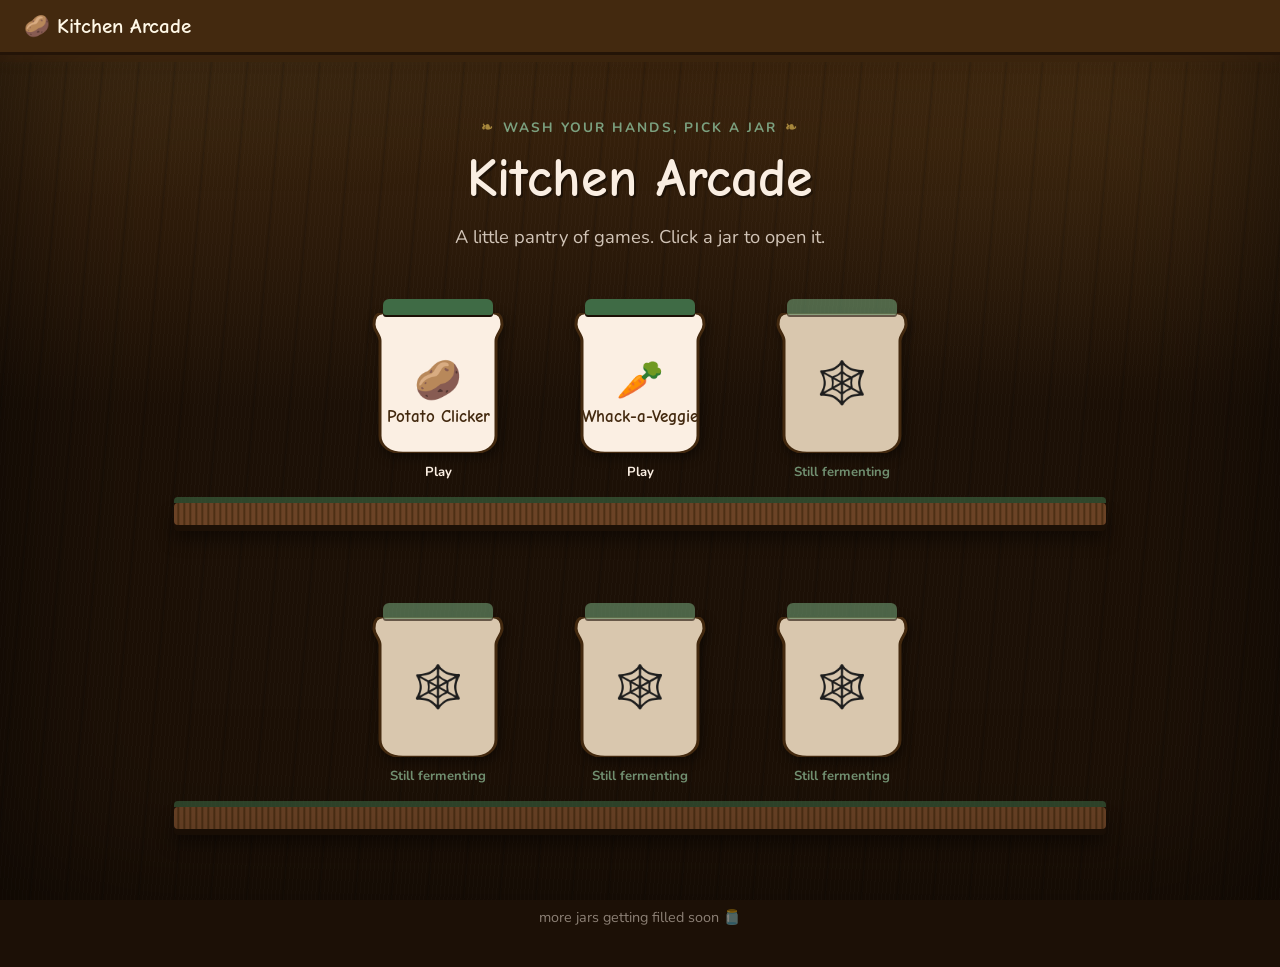
<file: index.html>
<!DOCTYPE html>
<html lang="en">
<head>
  <meta charset="UTF-8">
  <meta name="viewport" content="width=device-width, initial-scale=1.0">
  <title>Kitchen Arcade</title>
  <link rel="icon" href="data:image/svg+xml,<svg xmlns=%22http://www.w3.org/2000/svg%22 viewBox=%220 0 100 100%22><text y=%22.9em%22 font-size=%2290%22>🥔</text></svg>">
  <link rel="stylesheet" href="css/hub-style.css">
</head>
<body class="bg-wood-dark">

  <div id="site-navbar" data-home="./"></div>

  <header class="hero">
    <div class="hero-eyebrow">Wash your hands, pick a jar</div>
    <h1>Kitchen Arcade</h1>
    <p>A little pantry of games. Click a jar to open it.</p>
  </header>

  <main class="pantry">

    <div class="shelf-row">
      <div class="shelf-items">

        <a class="jar-link" href="./potato-clicker/index.html">
          <div class="jar">
            <div class="jar-lid"></div>
            <div class="jar-shape">
                 <svg class="jar-svg" viewBox="0 0 140 171" preserveAspectRatio="none">
                     <path class="jar-svg-fill" d="M15,0 L125,0 C132,0 134,6 134,14 C134,22 128,26 128,34 L128,150 C128,163 118,171 105,171 L35,171 C22,171 12,163 12,150 L12,34 C12,26 6,22 6,14 C6,6 8,0 15,0 Z"/>
                 </svg>
                 <div class="jar-content">
                     <span class="jar-icon">🥔</span>
                     <span class="jar-name">Potato Clicker</span>
                 </div>
            </div>
            <span class="jar-label">Play</span>
          </div>
        </a>

   <a class="jar-link" href="./whack-a-vegie/index.html">
      <div class="jar">
        <div class="jar-lid"></div>
        <div class="jar-shape">
          <svg class="jar-svg" viewBox="0 0 140 171" preserveAspectRatio="none">
            <path class="jar-svg-fill" d="M15,0 L125,0 C132,0 134,6 134,14 C134,22 128,26 128,34 L128,150 C128,163 118,171 105,171 L35,171 C22,171 12,163 12,150 L12,34 C12,26 6,22 6,14 C6,6 8,0 15,0 Z"/>
          </svg>
          <div class="jar-content">
            <span class="jar-icon">🥕</span>
            <span class="jar-name">Whack-a-Veggie</span>
          </div>
        </div>
        <span class="jar-label">Play</span>
      </div>
    </a>

<div class="jar-link disabled">
      <div class="jar locked">
        <div class="jar-lid"></div>
        <div class="jar-shape">
          <svg class="jar-svg" viewBox="0 0 140 171" preserveAspectRatio="none">
            <path class="jar-svg-fill" d="M15,0 L125,0 C132,0 134,6 134,14 C134,22 128,26 128,34 L128,150 C128,163 118,171 105,171 L35,171 C22,171 12,163 12,150 L12,34 C12,26 6,22 6,14 C6,6 8,0 15,0 Z"/>
          </svg>
          <div class="jar-content">
            <span class="jar-icon">🔊</span>
            <span class="jar-name">Kitchen Sounds</span>
          </div>
        </div>
        <span class="jar-label">Still fermenting</span>
      </div>
    </div>

      </div>
      <div class="shelf-plank"></div>
    </div>

    <div class="shelf-row">
      <div class="shelf-items">

 <div class="jar-link disabled">
      <div class="jar locked">
        <div class="jar-lid"></div>
        <div class="jar-shape">
          <svg class="jar-svg" viewBox="0 0 140 171" preserveAspectRatio="none">
            <path class="jar-svg-fill" d="M15,0 L125,0 C132,0 134,6 134,14 C134,22 128,26 128,34 L128,150 C128,163 118,171 105,171 L35,171 C22,171 12,163 12,150 L12,34 C12,26 6,22 6,14 C6,6 8,0 15,0 Z"/>
          </svg>
          <div class="jar-content">
            <span class="jar-icon">🫙</span>
            <span class="jar-name">Pantry Match</span>
          </div>
        </div>
        <span class="jar-label">Still fermenting</span>
      </div>
    </div>

 <div class="jar-link disabled">
      <div class="jar locked">
        <div class="jar-lid"></div>
        <div class="jar-shape">
          <svg class="jar-svg" viewBox="0 0 140 171" preserveAspectRatio="none">
            <path class="jar-svg-fill" d="M15,0 L125,0 C132,0 134,6 134,14 C134,22 128,26 128,34 L128,150 C128,163 118,171 105,171 L35,171 C22,171 12,163 12,150 L12,34 C12,26 6,22 6,14 C6,6 8,0 15,0 Z"/>
          </svg>
          <div class="jar-content">
            <span class="jar-icon">🍳</span>
            <span class="jar-name">Hot Stove!</span>
          </div>
        </div>
        <span class="jar-label">Still fermenting</span>
      </div>
    </div>

 <div class="jar-link disabled">
      <div class="jar locked">
        <div class="jar-lid"></div>
        <div class="jar-shape">
          <svg class="jar-svg" viewBox="0 0 140 171" preserveAspectRatio="none">
            <path class="jar-svg-fill" d="M15,0 L125,0 C132,0 134,6 134,14 C134,22 128,26 128,34 L128,150 C128,163 118,171 105,171 L35,171 C22,171 12,163 12,150 L12,34 C12,26 6,22 6,14 C6,6 8,0 15,0 Z"/>
          </svg>
          <div class="jar-content">
            <span class="jar-icon">🍽️</span>
            <span class="jar-name">Feed the Potato</span>
          </div>
        </div>
        <span class="jar-label">Still fermenting</span>
      </div>
    </div>

      </div>
      <div class="shelf-plank"></div>
    </div>

  </main>

  <footer class="pantry-footer">
    more jars getting filled soon 🫙
  </footer>

  <script src="./common/js/navbar.js" defer></script>

</body>
</html>
</file>
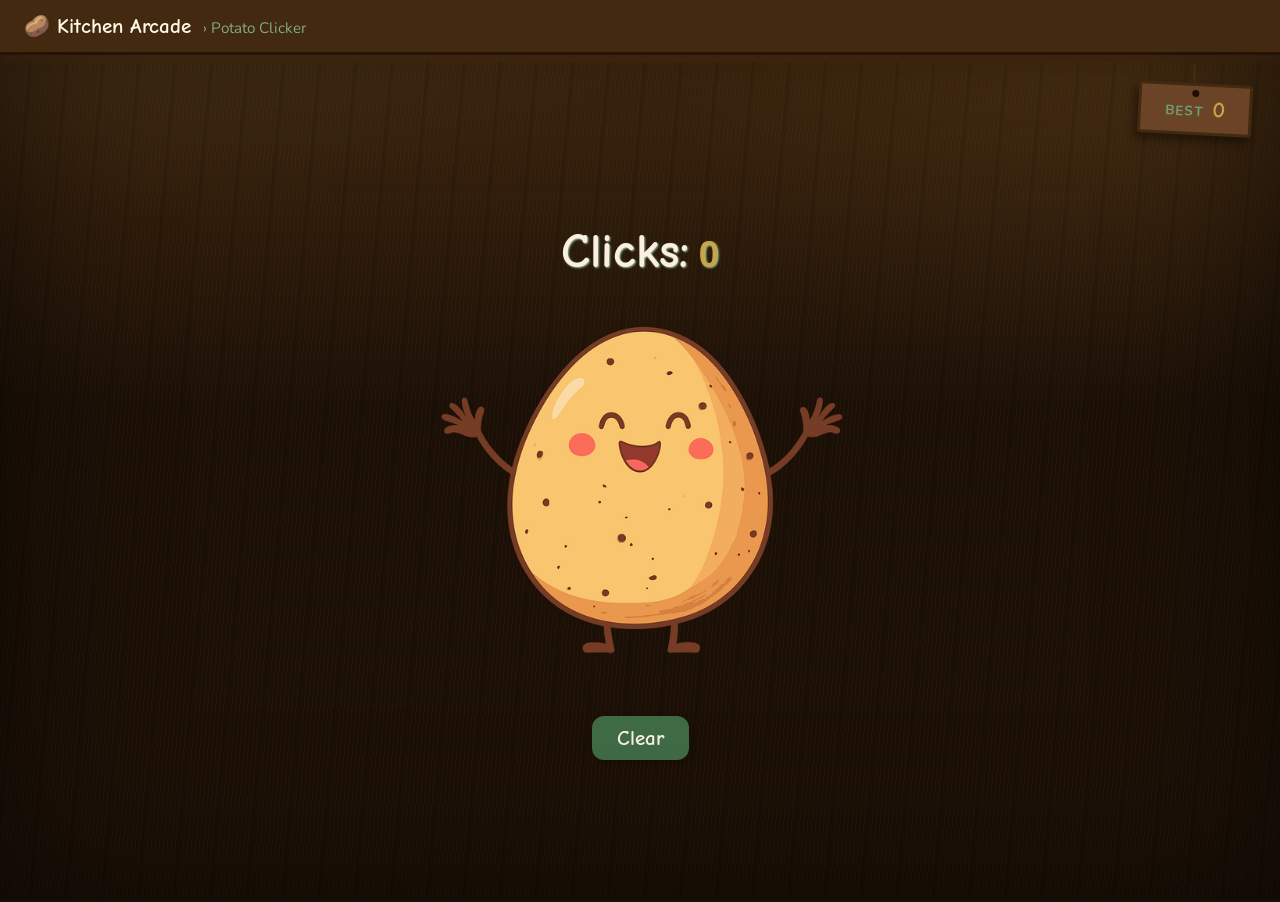
<file: potato-clicker/index.html>
<!DOCTYPE html>
<html lang="en">
<head>
  <meta charset="UTF-8">
  <meta name="viewport" content="width=device-width, initial-scale=1.0">
  <title>Potato Clicker</title>
  <link rel="icon" href="data:image/svg+xml,<svg xmlns=%22http://www.w3.org/2000/svg%22 viewBox=%220 0 100 100%22><text y=%22.9em%22 font-size=%2290%22>🥔</text></svg>">
  <link rel="stylesheet" href="css/style.css">
</head>
<body class="bg-wood-dark">

   <div id="site-navbar" data-home="../" data-title="Potato Clicker"></div>

<div id="best-sign">
  <div class="sign-rope"></div>
  <div class="sign-board">
    <span class="sign-label">Best</span>
    <span id="best-count">0</span>
  </div>
</div>

<main class="game-wrapper">
 
 
  <div id="count-container">
    <span id="count-label">Clicks:</span> <span id="count">0</span>
  </div>

 
  <img id="potato" src="assets/potato1.png" alt="Potato">


  <button id="clear-btn" class="btn btn-primary">Clear</button>
</main>

  <script src="js/app.js"></script>
  <script src="../common/js/navbar.js" defer></script>
</body>
</html>
</file>
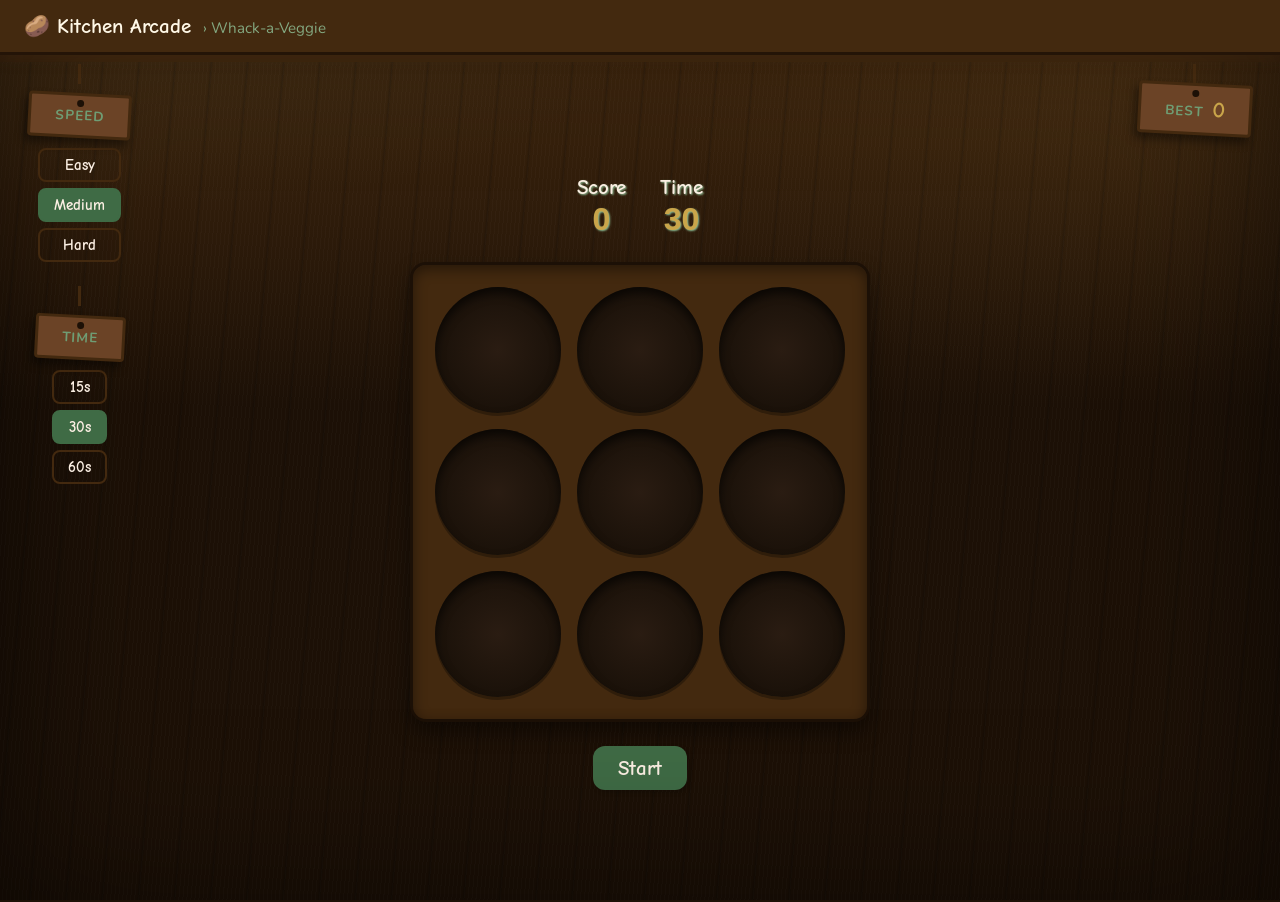
<file: whack-a-vegie/index.html>
<!DOCTYPE html>
<html lang="en">
<head>
  <meta charset="UTF-8">
  <meta name="viewport" content="width=device-width, initial-scale=1.0">
  <title>Whack-a-Veggie</title>
  <link rel="icon" href="data:image/svg+xml,<svg xmlns=%22http://www.w3.org/2000/svg%22 viewBox=%220 0 100 100%22><text y=%22.9em%22 font-size=%2290%22>🥕</text></svg>">
  <link rel="stylesheet" href="css/style.css">
</head>
<body class="bg-wood-dark">

  <div id="site-navbar" data-home="../" data-title="Whack-a-Veggie"></div>

  <div id="best-sign">
    <div class="sign-rope"></div>
    <div class="sign-board">
      <span class="sign-label">Best</span>
      <span id="best-score">0</span>
    </div>
  </div>

  <div id="left-signs">
    <div class="side-sign" id="speed-sign">
      <div class="sign-rope"></div>
      <div class="sign-board">
        <span class="sign-label">Speed</span>
      </div>
      <div class="option-buttons vertical">
        <button type="button" class="option-btn" data-speed="easy">Easy</button>
        <button type="button" class="option-btn selected" data-speed="medium">Medium</button>
        <button type="button" class="option-btn" data-speed="hard">Hard</button>
      </div>
    </div>

    <div class="side-sign" id="time-sign">
      <div class="sign-rope"></div>
      <div class="sign-board">
        <span class="sign-label">Time</span>
      </div>
      <div class="option-buttons vertical">
        <button type="button" class="option-btn" data-time="15">15s</button>
        <button type="button" class="option-btn selected" data-time="30">30s</button>
        <button type="button" class="option-btn" data-time="60">60s</button>
      </div>
    </div>
  </div>

  <main class="game-wrapper">

    <div id="stats-container">
      <div class="stat-block">
        <span class="stat-label">Score</span>
        <span id="score" class="stat-value">0</span>
      </div>
      <div class="stat-block">
        <span class="stat-label">Time</span>
        <span id="time-left" class="stat-value">30</span>
      </div>
    </div>

    <button id="menu-toggle-btn" type="button" aria-label="Game options">
      <span></span><span></span><span></span>
    </button>

    <div id="plot">
      <!-- 9 holes injected by app.js -->
    </div>

    <button id="start-btn" class="btn btn-primary">Start</button>
    <button id="stop-btn" class="btn btn-primary" hidden>Stop</button>

  </main>

  <div id="mobile-options-overlay" hidden>
    <div class="overlay-panel">
      <button id="close-menu-btn" type="button" aria-label="Close options">&times;</button>

      <div class="option-group">
        <span class="option-label">Speed</span>
        <div class="option-buttons">
          <button type="button" class="option-btn" data-speed="easy">Easy</button>
          <button type="button" class="option-btn selected" data-speed="medium">Medium</button>
          <button type="button" class="option-btn" data-speed="hard">Hard</button>
        </div>
      </div>

      <div class="option-group">
        <span class="option-label">Time</span>
        <div class="option-buttons">
          <button type="button" class="option-btn" data-time="15">15s</button>
          <button type="button" class="option-btn selected" data-time="30">30s</button>
          <button type="button" class="option-btn" data-time="60">60s</button>
        </div>
      </div>
    </div>
  </div>

  <div id="end-overlay" hidden>
    <div class="end-card">
      <h2>Time's up!</h2>
      <p>You whacked <span id="final-score">0</span> veggies.</p>
      <button id="close-end-btn" class="btn btn-primary">Close</button>
    </div>
  </div>

  <script src="js/app.js"></script>
  <script src="../common/js/navbar.js" defer></script>
</body>
</html>
</file>
<file: css/hub-style.css>
@import url('../common/css/variables.css');
@import url('../common/css/base.css');
@import url('../common/css/navbar.css');
@import url('../common/css/backgrounds.css');

/* ---------- Hero ---------- */

.hero {
  text-align: center;
  padding: 56px 20px 30px;
}

.hero-eyebrow {
  font-family: 'Nunito', sans-serif;
  font-size: 0.85em;
  letter-spacing: 0.15em;
  text-transform: uppercase;
  color: var(--rustic-olive);
  font-weight: 700;
  margin-bottom: 10px;
}

.hero-eyebrow::before,
.hero-eyebrow::after {
  content: "❧";
  color: var(--rustic-gold);
  margin: 0 8px;
  opacity: 0.8;
}

.hero h1 {
  font-family: 'Comic Neue', cursive;
  font-size: 3.4em;
  font-weight: 700;
  margin: 0;
  color: var(--rustic-cream);
  text-shadow: 2px 2px 0 rgba(0, 0, 0, 0.35);
}

.hero p {
  font-size: 1.15em;
  max-width: 480px;
  margin: 14px auto 0;
  color: var(--rustic-cream);
  opacity: 0.8;
}

/* ---------- Pantry shelves ---------- */

.pantry {
  max-width: 980px;
  margin: 20px auto 60px;
  padding: 0 24px;
}

.shelf-row {
  position: relative;
  margin-bottom: 78px;
}

.shelf-items {
  display: flex;
  gap: 34px;
  justify-content: center;
  flex-wrap: wrap;
  align-items: flex-end;
  padding-bottom: 22px;
  position: relative;
  z-index: 2;
}

.shelf-plank {
  height: 22px;
  border-radius: 4px;
  background: repeating-linear-gradient(
    90deg,
    var(--rustic-wood) 0px,
    var(--rustic-wood) 3px,
    var(--rustic-wood-dark) 4px,
    var(--rustic-wood) 6px
  );
  box-shadow:
    0 6px 0 var(--rustic-wood-darkest),
    0 14px 18px rgba(0, 0, 0, 0.45);
  position: relative;
}

.shelf-plank::before {
  content: '';
  position: absolute;
  top: -6px;
  left: 0;
  right: 0;
  height: 6px;
  background: var(--rustic-sage-dark);
  border-radius: 4px 4px 0 0;
  opacity: 0.6;
}

/* ---------- Jar cards ---------- */

.jar-link {
  text-decoration: none;
  color: inherit;
  display: block;
}

.jar {
  width: 168px;
  display: flex;
  flex-direction: column;
  align-items: center;
  cursor: pointer;
  transition: transform 0.18s ease;
}

.jar-link:hover .jar,
.jar-link:focus-visible .jar {
  transform: translateY(-8px) rotate(-2deg);
}

.jar-lid {
  width: 110px;
  height: 16px;
  background: var(--rustic-sage-dark);
  border-radius: 6px 6px 3px 3px;
  box-shadow: 0 2px 0 var(--rustic-wood-darkest);
  margin-bottom: -2px;
  z-index: 1;
}

.jar.locked .jar-lid {
  background: var(--rustic-sage);
  opacity: 0.6;
}

.jar-shape {
  position: relative;
  width: 140px;
  height: 140px;
}

.jar-svg {
  width: 100%;
  height: 100%;
  display: block;
  filter: drop-shadow(2px 4px 6px rgba(0, 0, 0, 0.45));
}

.jar-svg-fill {
  fill: var(--rustic-cream);
  stroke: var(--rustic-wood-dark);
  stroke-width: 3;
}

.jar.locked .jar-svg-fill {
  fill: var(--rustic-terracotta-muted);
}

.jar-content {
  position: absolute;
  inset: 0;
  display: flex;
  flex-direction: column;
  align-items: center;
  justify-content: center;
  gap: 6px;
  padding-top: 22px;
}

.jar-icon {
  font-size: 2.4em;
  line-height: 1;
}

.jar-name {
  font-family: 'Comic Neue', cursive;
  font-weight: 700;
  font-size: 1.05em;
  color: var(--rustic-wood-dark);
  text-align: center;
  padding: 0 8px;
}

.jar-label {
  margin-top: 10px;
  font-size: 0.82em;
  font-weight: 700;
  color: var(--rustic-cream);
  text-align: center;
}

.jar.locked .jar-icon {
  filter: grayscale(0.4);
  opacity: 0.6;
  visibility: hidden;
}

.jar.locked .jar-name {
  visibility: hidden;
}

.jar.locked .jar-content::before {
  content: "🕸️";
  position: absolute;
  inset: 0;
  display: flex;
  align-items: center;
  justify-content: center;
  font-size: 2.6em;
  filter: grayscale(1) brightness(0.3);
}

.jar.locked .jar-label {
  color: var(--rustic-olive);
  opacity: 0.85;
}

.jar-link.disabled {
  cursor: default;
}

.jar-link.disabled .jar:hover,
.jar-link.disabled .jar:focus-visible {
  transform: none;
}

/* ---------- Footer ---------- */

.pantry-footer {
  text-align: center;
  padding-bottom: 40px;
  font-size: 0.9em;
  color: var(--rustic-cream);
  opacity: 0.5;
}

/* ---------- Responsive ---------- */

@media (max-width: 600px) {
  .hero h1 {
    font-size: 2.4em;
  }

  .pantry {
    padding: 0 12px;
  }

  .shelf-row {
    margin-bottom: 56px;
  }

  .shelf-items {
    display: grid;
    grid-template-columns: repeat(3, 1fr);
    justify-items: center;
    gap: 14px 8px;
    padding-bottom: 18px;
  }

  .shelf-plank {
    margin: 0;
  }

  .jar {
    width: 100%;
    max-width: 104px;
  }
  .jar-icon {
    font-size: 1.4em;
  }
  .jar-name {
    font-size: 0.61em;
    padding: 0 4px;
  }
  .jar-lid {
    width: 62px;
    height: 12px;
  }
  .jar-shape {
    width: 72px;
    height: 78px;
  }
}
</file>
<file: potato-clicker/css/style.css>
@import url('../../common/css/variables.css');
@import url('../../common/css/base.css');
@import url('../../common/css/navbar.css');
@import url('../../common/css/buttons.css');
@import url('../../common/css/backgrounds.css');

body {
  /* background-color: var(--wheat); */
  text-align: center;
}

.game-wrapper {
  min-height: calc(100vh - 60px);
  display: flex;
  flex-direction: column;
  align-items: center;
  justify-content: center;
}


#count-container {
  margin-top: 20px;
  /* text-align: center; */
  display: flex;
  align-items: baseline;
  justify-content: center;
  gap: 10px; 
}


#potato {
display: block;
  margin: 20px auto;
  max-width: 500px;
  min-width: 220px;
  width: 80%;
  cursor: pointer;
  user-select: none;
  -webkit-user-drag: none;
  -webkit-user-select: none;
  -ms-user-select: none;
  -moz-user-select: none;
  transition: transform 0.01s ease-in-out;
  touch-action: manipulation; 
  -webkit-tap-highlight-color: transparent;
  outline: none;
}


#clear-btn {
  margin-top: 20px;
  background-color: var(--rustic-sage-dark);
  color: var(--rustic-cream);
}

#clear-btn:hover,
#clear-btn:focus-visible {
  background-color: var(--rustic-sage);
}

#count-label {
  font-family: 'Comic Neue', cursive, sans-serif; 
  color: var(--rustic-cream);
  font-size: 3em;
  font-weight: bold;
  text-shadow: 1px 1px 2px var(--peach); 
}
#count {
  font-family: 'Arial Black', Gadget, sans-serif; 
  color: var(--rustic-gold);
  font-size: 2.3em;
  font-weight: bold;
  text-shadow: 1px 1px 2px var(--peach); 
  margin-bottom: 0;
  user-select: none;
}

#potato.clicked {
  transform: scale(1.15);  
  transition: transform 0.15s cubic-bezier(.68,-0.55,.27,1.55); 
}


/* --------------------best sign----------------------*/

#best-sign {
  position: fixed;
  top: 64px;
  right: 28px;
  z-index: 90;
  display: flex;
  flex-direction: column;
  align-items: center;
  pointer-events: none;
}

.sign-rope {
  width: 3px;
  height: 20px;
  background: var(--rustic-wood-dark);
}

.sign-board {
  margin-top: -1px;
  background: var(--rustic-wood);
  border: 3px solid var(--rustic-wood-dark);
  border-radius: 4px;
  padding: 10px 24px;
  transform: rotate(3deg);
  box-shadow: -3px 6px 8px rgba(0, 0, 0, 0.4);
  display: flex;
  align-items: baseline;
  gap: 9px;
  position: relative;
}

.sign-board::before {
  content: '';
  position: absolute;
  top: 4px;
  left: 50%;
  transform: translateX(-50%);
  width: 7px;
  height: 7px;
  border-radius: 50%;
  background: var(--rustic-wood-darkest);
}

.sign-label {
  font-family: 'Nunito', sans-serif;
  font-size: 0.85em;
  letter-spacing: 0.08em;
  text-transform: uppercase;
  color: var(--rustic-sage);
  font-weight: 700;
}

#best-count {
  font-family: 'Comic Neue', cursive;
  font-size: 1.4em;
  font-weight: 700;
  color: var(--rustic-gold);
}

@media (max-width: 600px) {

  #potato {
    max-width: 350px;    
    min-width: 150px;
    margin: 20px 0;
    user-select: none;         
    -webkit-user-drag: none;
    -webkit-user-select: none;
    -ms-user-select: none;
    -moz-user-select: none;
    cursor: pointer;
    transition: transform 0.01s ease-in-out;
    -webkit-tap-highlight-color: transparent;
    outline: none;
  }

  /* #count {
    font-size: 4em;     
  } */

#best-sign {
    top: 52px;
    left: 16px;
  }
  .sign-board {
    padding: 5px 12px;
  }
  .sign-label {
    font-size: 0.62em;
  }
  #best-count {
    font-size: 0.95em;
  }

}
</file>
<file: whack-a-vegie/css/style.css>
@import url('../../common/css/variables.css');
@import url('../../common/css/base.css');
@import url('../../common/css/navbar.css');
@import url('../../common/css/buttons.css');
@import url('../../common/css/backgrounds.css');

body {
  text-align: center;
}

.game-wrapper {
  min-height: calc(100vh - 60px);
  display: flex;
  flex-direction: column;
  align-items: center;
  justify-content: center;
}

/* ---------- Stats row (score / time) ---------- */

#stats-container {
  display: flex;
  gap: 34px;
  margin-bottom: 24px;
}

.stat-block {
  display: flex;
  flex-direction: column;
  align-items: center;
  gap: 2px;
}

.stat-label {
  font-family: 'Comic Neue', cursive, sans-serif;
  color: var(--rustic-cream);
  font-size: 1.3em;
  font-weight: bold;
  text-shadow: 1px 1px 2px var(--peach);
}

.stat-value {
  font-family: 'Arial Black', Gadget, sans-serif;
  color: var(--rustic-gold);
  font-size: 2em;
  font-weight: bold;
  text-shadow: 1px 1px 2px var(--peach);
  user-select: none;
}

/* ---------- The plot / holes ---------- */

#plot {
  width: 90%;
  max-width: 460px;
  aspect-ratio: 1 / 1;
  display: grid;
  grid-template-columns: repeat(3, 1fr);
  gap: 16px;
  padding: 22px;
  background: var(--rustic-wood-dark);
  border: 3px solid var(--rustic-wood-darkest);
  border-radius: 16px;
  box-shadow: inset 0 4px 14px rgba(0, 0, 0, 0.45), 0 10px 20px rgba(0, 0, 0, 0.4);
}

.hole {
  position: relative;
  border-radius: 50%;
  background: radial-gradient(ellipse at center, #2a1c12 0%, #1a1109 70%);
  box-shadow: inset 0 6px 10px rgba(0, 0, 0, 0.6), 0 3px 0 rgba(0, 0, 0, 0.3);
  overflow: hidden;
  cursor: pointer;
  -webkit-tap-highlight-color: transparent;
}

.hole-veggie {
  position: absolute;
  left: 50%;
  bottom: -60%;
  transform: translateX(-50%);
  font-size: 3.1em;
  line-height: 1;
  transition: bottom 0.12s ease-out;
  user-select: none;
  pointer-events: none;
}

.hole.up .hole-veggie {
  bottom: 4%;
}

.hole.whacked .hole-veggie {
  animation: squish 0.22s ease-out forwards;
}

@keyframes squish {
  0%   { transform: translateX(-50%) scale(1); }
  40%  { transform: translateX(-50%) scale(1.15, 0.7); }
  100% { transform: translateX(-50%) scale(0.2); opacity: 0; }
}

/* ---------- Start / restart buttons ---------- */

#start-btn,
#close-end-btn,
#stop-btn {
  margin-top: 24px;
  background-color: var(--rustic-sage-dark);
  color: var(--rustic-cream);
}

#start-btn:hover,
#start-btn:focus-visible,
#close-end-btn:hover,
#close-end-btn:focus-visible {
  background-color: var(--rustic-sage);
}

/* ---------- Best sign (matches potato-clicker) ---------- */

#best-sign {
  position: fixed;
  top: 64px;
  right: 28px;
  z-index: 90;
  display: flex;
  flex-direction: column;
  align-items: center;
  pointer-events: none;
}

.sign-rope {
  width: 3px;
  height: 20px;
  background: var(--rustic-wood-dark);
}

.sign-board {
  margin-top: -1px;
  background: var(--rustic-wood);
  border: 3px solid var(--rustic-wood-dark);
  border-radius: 4px;
  padding: 10px 24px;
  transform: rotate(3deg);
  box-shadow: -3px 6px 8px rgba(0, 0, 0, 0.4);
  display: flex;
  align-items: baseline;
  gap: 9px;
  position: relative;
}

.sign-board::before {
  content: '';
  position: absolute;
  top: 4px;
  left: 50%;
  transform: translateX(-50%);
  width: 7px;
  height: 7px;
  border-radius: 50%;
  background: var(--rustic-wood-darkest);
}

.sign-label {
  font-family: 'Nunito', sans-serif;
  font-size: 0.85em;
  letter-spacing: 0.08em;
  text-transform: uppercase;
  color: var(--rustic-sage);
  font-weight: 700;
}

#best-score {
  font-family: 'Comic Neue', cursive;
  font-size: 1.4em;
  font-weight: 700;
  color: var(--rustic-gold);
}

/* ---------- End-of-round overlay ---------- */

#end-overlay {
  position: fixed;
  inset: 0;
  background: rgba(0, 0, 0, 0.6);
  display: flex;
  align-items: center;
  justify-content: center;
  z-index: 100;
}

#end-overlay[hidden] {
  display: none;
}

.end-card {
  background: var(--rustic-wood);
  border: 3px solid var(--rustic-wood-darkest);
  border-radius: 14px;
  padding: 32px 40px;
  text-align: center;
  box-shadow: 0 12px 30px rgba(0, 0, 0, 0.5);
}

.end-card h2 {
  font-family: 'Comic Neue', cursive;
  color: var(--rustic-cream);
  margin: 0 0 10px;
}

.end-card p {
  color: var(--rustic-cream);
  opacity: 0.85;
  margin: 0 0 20px;
}

/* ---------- Speed / time option buttons (shared look) ---------- */

.option-group {
  display: flex;
  flex-direction: column;
  align-items: center;
  gap: 6px;
}

.option-label {
  font-family: 'Nunito', sans-serif;
  font-size: 0.85em;
  letter-spacing: 0.06em;
  text-transform: uppercase;
  color: var(--rustic-olive);
  font-weight: 700;
}

.option-buttons {
  display: flex;
  gap: 6px;
}

.option-buttons.vertical {
  flex-direction: column;
}

.option-btn {
  font-family: 'Comic Neue', cursive, sans-serif;
  font-weight: 700;
  font-size: 0.95em;
  border: 2px solid var(--rustic-wood-dark);
  background: transparent;
  color: var(--rustic-cream);
  padding: 6px 14px;
  border-radius: 8px;
  cursor: pointer;
  transition: background-color 0.15s, transform 0.1s;
  -webkit-tap-highlight-color: transparent;
}

.option-btn:hover:not(:disabled) {
  transform: scale(1.05);
}

.option-btn.selected {
  background: var(--rustic-sage-dark);
  border-color: var(--rustic-sage-dark);
}

.option-btn:disabled {
  opacity: 0.4;
  cursor: default;
  transform: none;
}

/* ---------- Desktop: signs flanking the plot ---------- */


#left-signs {
  position: fixed;
  top: 64px;
  left: 28px;
  z-index: 90;
  display: flex;
  flex-direction: column;
  gap: 24px;
}

.side-sign {
  display: flex;
  flex-direction: column;
  align-items: center;
  gap: 10px;
}

/* ---------- Mobile: hamburger + overlay ---------- */

#menu-toggle-btn {
  display: none;
  flex-direction: column;
  justify-content: center;
  gap: 4px;
  width: 38px;
  height: 34px;
  background: var(--rustic-wood-dark);
  border: none;
  border-radius: 6px;
  cursor: pointer;
  padding: 0;
  position: fixed;
  top: 70px;
  left: 16px;
  z-index: 90;
}

#menu-toggle-btn span {
  display: block;
  width: 20px;
  height: 2px;
  background: var(--rustic-cream);
  margin: 0 auto;
}

#mobile-options-overlay {
  position: fixed;
  inset: 0;
  background: rgba(0, 0, 0, 0.6);
  display: flex;
  align-items: center;
  justify-content: center;
  z-index: 110;
}

#mobile-options-overlay[hidden] {
  display: none;
}

.overlay-panel {
  position: relative;
  background: var(--rustic-wood);
  border: 3px solid var(--rustic-wood-darkest);
  border-radius: 14px;
  padding: 32px 28px 24px;
  display: flex;
  flex-direction: column;
  gap: 20px;
}

#close-menu-btn {
  position: absolute;
  top: 8px;
  right: 12px;
  background: none;
  border: none;
  color: var(--rustic-cream);
  font-size: 1.6em;
  cursor: pointer;
  line-height: 1;
}

/*_--------------------------------new best--------------------------------------*/

#best-sign.new-best .sign-board{
  animation: best-pop 0.5s ease-out;
  background: var(--rustic-gold);
  border-color: var(--rustic-wood-darkest);
  transition: background-color 0.3s;
}

#best-sign.new-best #best-score{
  color: var(--rustic-wood-darkest);
}

@media (max-width: 600px) {

  #stats-container {
    gap: 22px;
    margin-bottom: 16px;
  }

  .stat-label {
    font-size: 1.05em;
  }

  .stat-value {
    font-size: 1.6em;
  }

 #plot {
    gap: 12px;
    padding: 18px;
    width: 88%;
    max-width: 480px;
  }

  .hole-veggie {
    font-size: 2.6em;
  }

  #best-sign {
    top: 54px;
    right: 16px;
  }
  .sign-rope {
    height: 14px;
  }
  .sign-board {
    padding: 7px 16px;
  }
  .sign-label {
    font-size: 0.72em;
  }
  #best-score {
    font-size: 1.1em;
  }
  #stop-btn {
    margin-top: 34px;
  }
  #left-signs {
  display: none;
}
  #menu-toggle-btn {
    display: flex;
  }
  .game-area {
    gap: 0;
  }
}

@keyframes best-pop {
  0%{transform: scale(1);}
  30%{transform: scale(1.25);}
  55%{transform: scale(0.95);}
  100%{transform: scale(1);}
}
</file>
